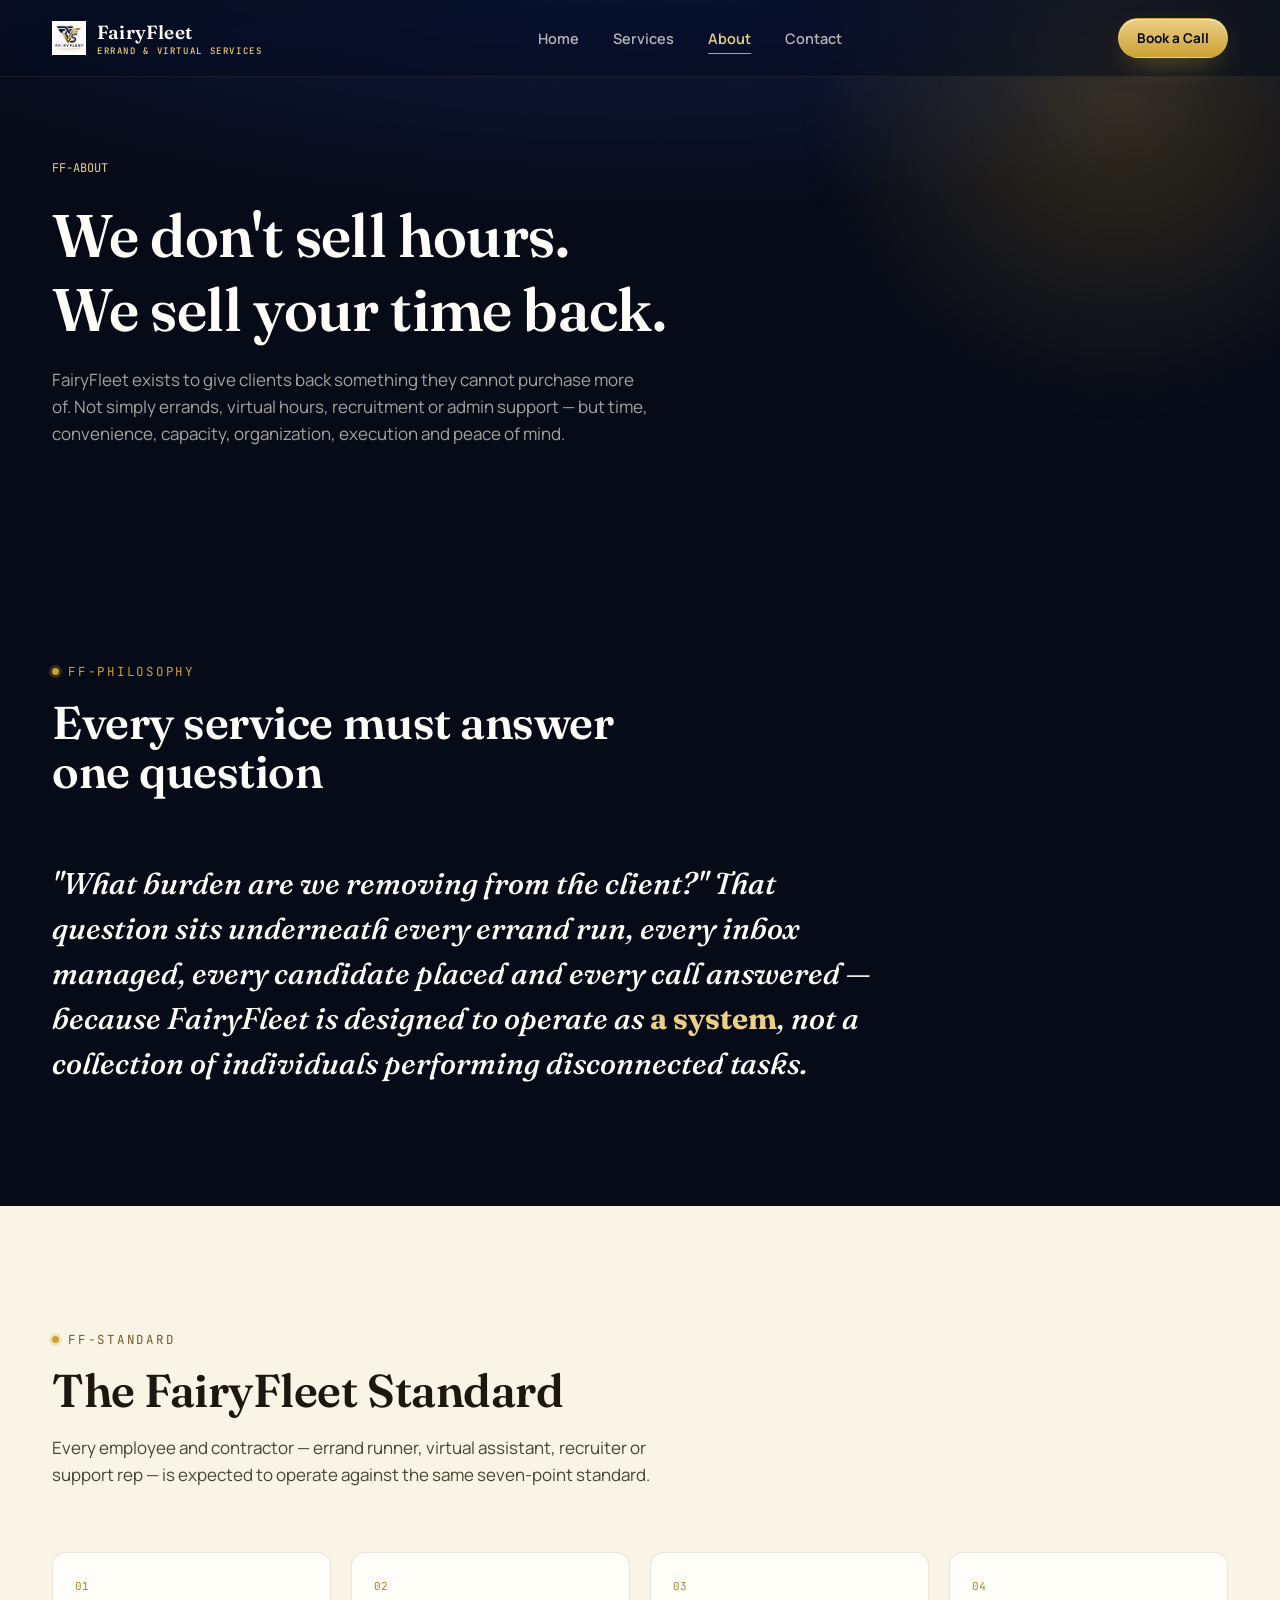
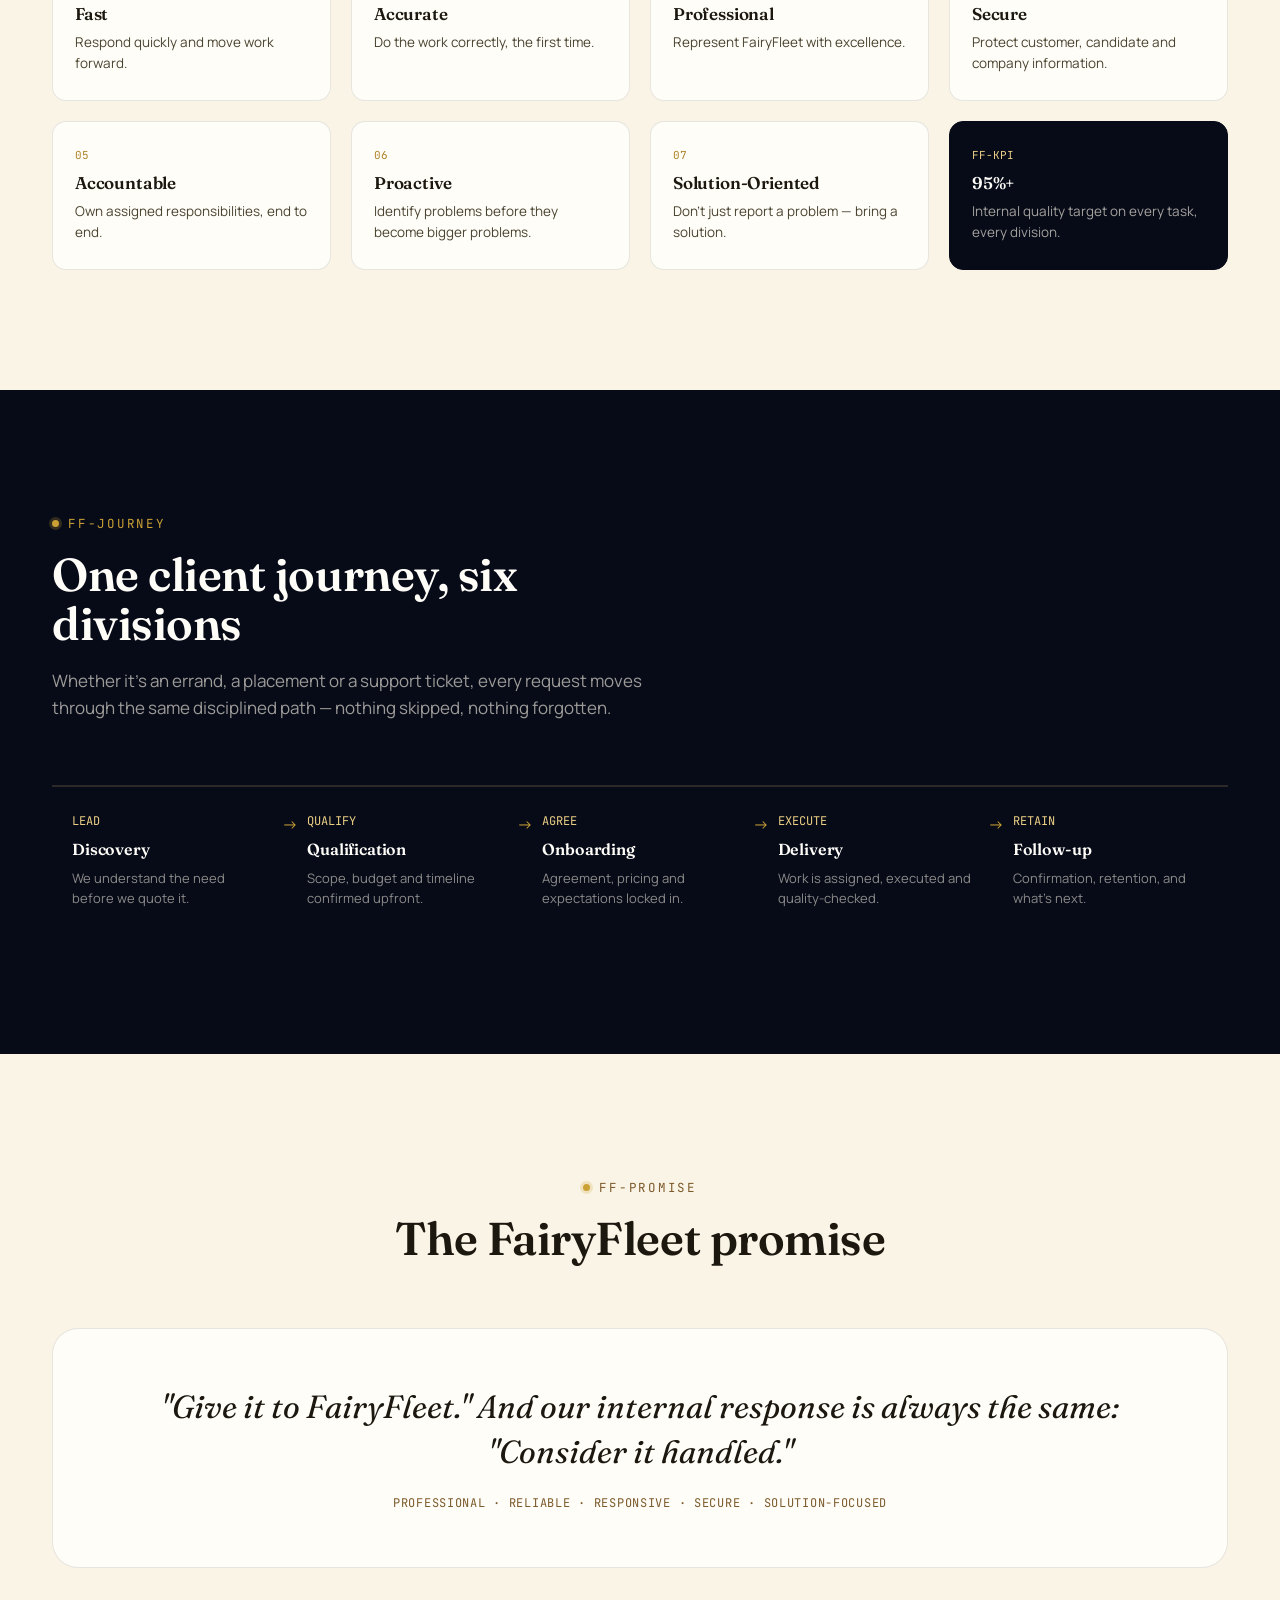
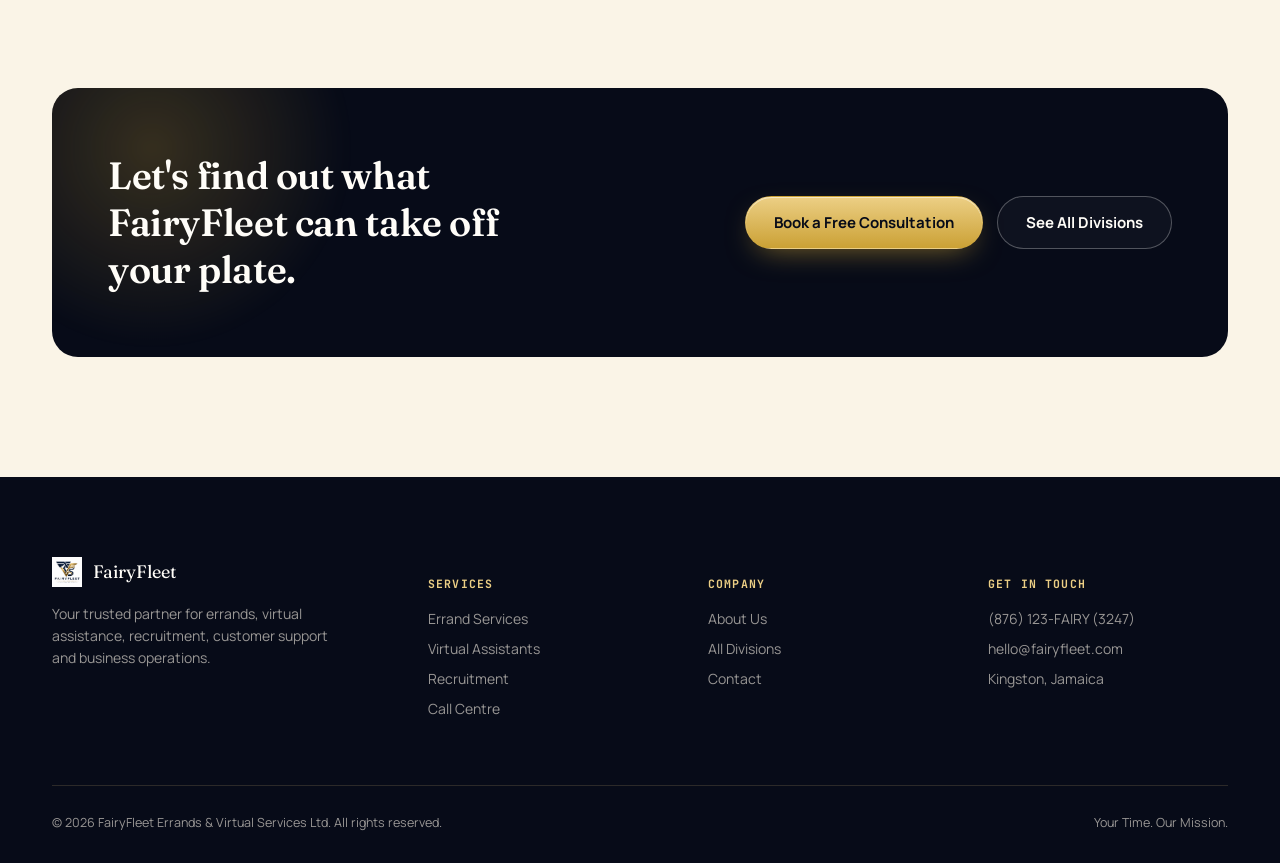
<file: fairyfleet-website (1)/fairyfleet-website/about.html>
<!DOCTYPE html>
<html lang="en">
<head>
<meta charset="UTF-8">
<meta name="viewport" content="width=device-width, initial-scale=1.0">
<title>About — FairyFleet</title>
<meta name="description" content="FairyFleet is a business support & convenience company built on one operating philosophy: your time, our mission. Learn what we stand for and how we operate.">
<link rel="icon" href="assets/favicon.png">
<link rel="stylesheet" href="css/style.css">
</head>
<body>

<nav class="nav">
  <div class="container">
    <a href="index.html" class="nav-brand">
      <img src="assets/logo.png" alt="FairyFleet logo">
      <span class="wordmark">FairyFleet<small>ERRAND &amp; VIRTUAL SERVICES</small></span>
    </a>
    <button class="nav-toggle" aria-label="Toggle menu" aria-expanded="false">
      <svg viewBox="0 0 24 24" fill="none" stroke="currentColor" stroke-width="2"><path d="M4 6h16M4 12h16M4 18h16"/></svg>
    </button>
    <ul class="nav-links">
      <li><a href="index.html">Home</a></li>
      <li><a href="services.html">Services</a></li>
      <li><a href="about.html" class="active">About</a></li>
      <li><a href="contact.html">Contact</a></li>
    </ul>
    <div class="nav-actions">
      <a href="contact.html" class="btn btn-gold btn-sm">Book a Call</a>
    </div>
  </div>
</nav>

<header class="page-hero">
  <div class="hero-glow" aria-hidden="true"></div>
  <div class="container">
    <div class="crumb">FF-ABOUT</div>
    <h1>We don't sell hours.<br>We sell your time back.</h1>
    <p>FairyFleet exists to give clients back something they cannot purchase more of. Not simply errands, virtual hours, recruitment or admin support — but time, convenience, capacity, organization, execution and peace of mind.</p>
  </div>
</header>

<section class="dark">
  <div class="container">
    <div class="section-head reveal">
      <div class="eyebrow">FF-PHILOSOPHY</div>
      <h2 style="max-width:780px;">Every service must answer one question</h2>
    </div>
    <p class="philosophy-line reveal" style="max-width:820px;">"What burden are we removing from the client?" That question sits underneath every errand run, every inbox managed, every candidate placed and every call answered — because FairyFleet is designed to operate as <span class="g">a system</span>, not a collection of individuals performing disconnected tasks.</p>
  </div>
</section>

<section>
  <div class="container">
    <div class="section-head reveal">
      <div class="eyebrow on-cream">FF-STANDARD</div>
      <h2>The FairyFleet Standard</h2>
      <p>Every employee and contractor — errand runner, virtual assistant, recruiter or support rep — is expected to operate against the same seven-point standard.</p>
    </div>
    <div class="standard-grid reveal">
      <div class="standard-card"><div class="num">01</div><h4>Fast</h4><p>Respond quickly and move work forward.</p></div>
      <div class="standard-card"><div class="num">02</div><h4>Accurate</h4><p>Do the work correctly, the first time.</p></div>
      <div class="standard-card"><div class="num">03</div><h4>Professional</h4><p>Represent FairyFleet with excellence.</p></div>
      <div class="standard-card"><div class="num">04</div><h4>Secure</h4><p>Protect customer, candidate and company information.</p></div>
      <div class="standard-card"><div class="num">05</div><h4>Accountable</h4><p>Own assigned responsibilities, end to end.</p></div>
      <div class="standard-card"><div class="num">06</div><h4>Proactive</h4><p>Identify problems before they become bigger problems.</p></div>
      <div class="standard-card"><div class="num">07</div><h4>Solution-Oriented</h4><p>Don't just report a problem — bring a solution.</p></div>
      <div class="standard-card" style="background:var(--navy-950);border-color:var(--navy-950);">
        <div class="num" style="color:var(--gold-300);">FF-KPI</div>
        <h4 style="color:var(--cream-50);">95%+</h4>
        <p style="color:rgba(250,244,231,0.65);">Internal quality target on every task, every division.</p>
      </div>
    </div>
  </div>
</section>

<section class="dark">
  <div class="container">
    <div class="section-head reveal">
      <div class="eyebrow">FF-JOURNEY</div>
      <h2>One client journey, six divisions</h2>
      <p>Whether it's an errand, a placement or a support ticket, every request moves through the same disciplined path — nothing skipped, nothing forgotten.</p>
    </div>
    <div class="workflow reveal">
      <div class="workflow-step"><span class="n">LEAD</span><h4>Discovery</h4><p>We understand the need before we quote it.</p></div>
      <div class="workflow-step"><span class="n">QUALIFY</span><h4>Qualification</h4><p>Scope, budget and timeline confirmed upfront.</p></div>
      <div class="workflow-step"><span class="n">AGREE</span><h4>Onboarding</h4><p>Agreement, pricing and expectations locked in.</p></div>
      <div class="workflow-step"><span class="n">EXECUTE</span><h4>Delivery</h4><p>Work is assigned, executed and quality-checked.</p></div>
      <div class="workflow-step"><span class="n">RETAIN</span><h4>Follow-up</h4><p>Confirmation, retention, and what's next.</p></div>
    </div>
  </div>
</section>

<section>
  <div class="container">
    <div class="section-head center reveal">
      <div class="eyebrow on-cream">FF-PROMISE</div>
      <h2>The FairyFleet promise</h2>
    </div>
    <div class="quote-block reveal">
      <p>"Give it to FairyFleet." And our internal response is always the same: "Consider it handled."</p>
      <span>PROFESSIONAL · RELIABLE · RESPONSIVE · SECURE · SOLUTION-FOCUSED</span>
    </div>
  </div>
</section>

<section style="padding-top:0;">
  <div class="container">
    <div class="cta-band reveal">
      <h2>Let's find out what FairyFleet can take off your plate.</h2>
      <div class="cta-actions">
        <a href="contact.html" class="btn btn-gold">Book a Free Consultation</a>
        <a href="services.html" class="btn btn-outline-dark">See All Divisions</a>
      </div>
    </div>
  </div>
</section>

<footer>
  <div class="container">
    <div class="footer-grid">
      <div>
        <div class="footer-brand"><img src="assets/logo.png" alt="FairyFleet"><span>FairyFleet</span></div>
        <p style="font-size:14px;line-height:1.6;max-width:280px;">Your trusted partner for errands, virtual assistance, recruitment, customer support and business operations.</p>
      </div>
      <div class="footer-col">
        <h5>Services</h5>
        <ul>
          <li><a href="services.html#errand">Errand Services</a></li>
          <li><a href="services.html#virtual">Virtual Assistants</a></li>
          <li><a href="services.html#recruitment">Recruitment</a></li>
          <li><a href="services.html#callcentre">Call Centre</a></li>
        </ul>
      </div>
      <div class="footer-col">
        <h5>Company</h5>
        <ul>
          <li><a href="about.html">About Us</a></li>
          <li><a href="services.html">All Divisions</a></li>
          <li><a href="contact.html">Contact</a></li>
        </ul>
      </div>
      <div class="footer-col">
        <h5>Get in Touch</h5>
        <ul>
          <li>(876) 123-FAIRY (3247)</li>
          <li>hello@fairyfleet.com</li>
          <li>Kingston, Jamaica</li>
        </ul>
      </div>
    </div>
    <div class="footer-bottom">
      <span>© 2026 FairyFleet Errands &amp; Virtual Services Ltd. All rights reserved.</span>
      <span>Your Time. Our Mission.</span>
    </div>
  </div>
</footer>

<script src="js/main.js"></script>
</body>
</html>
</file>
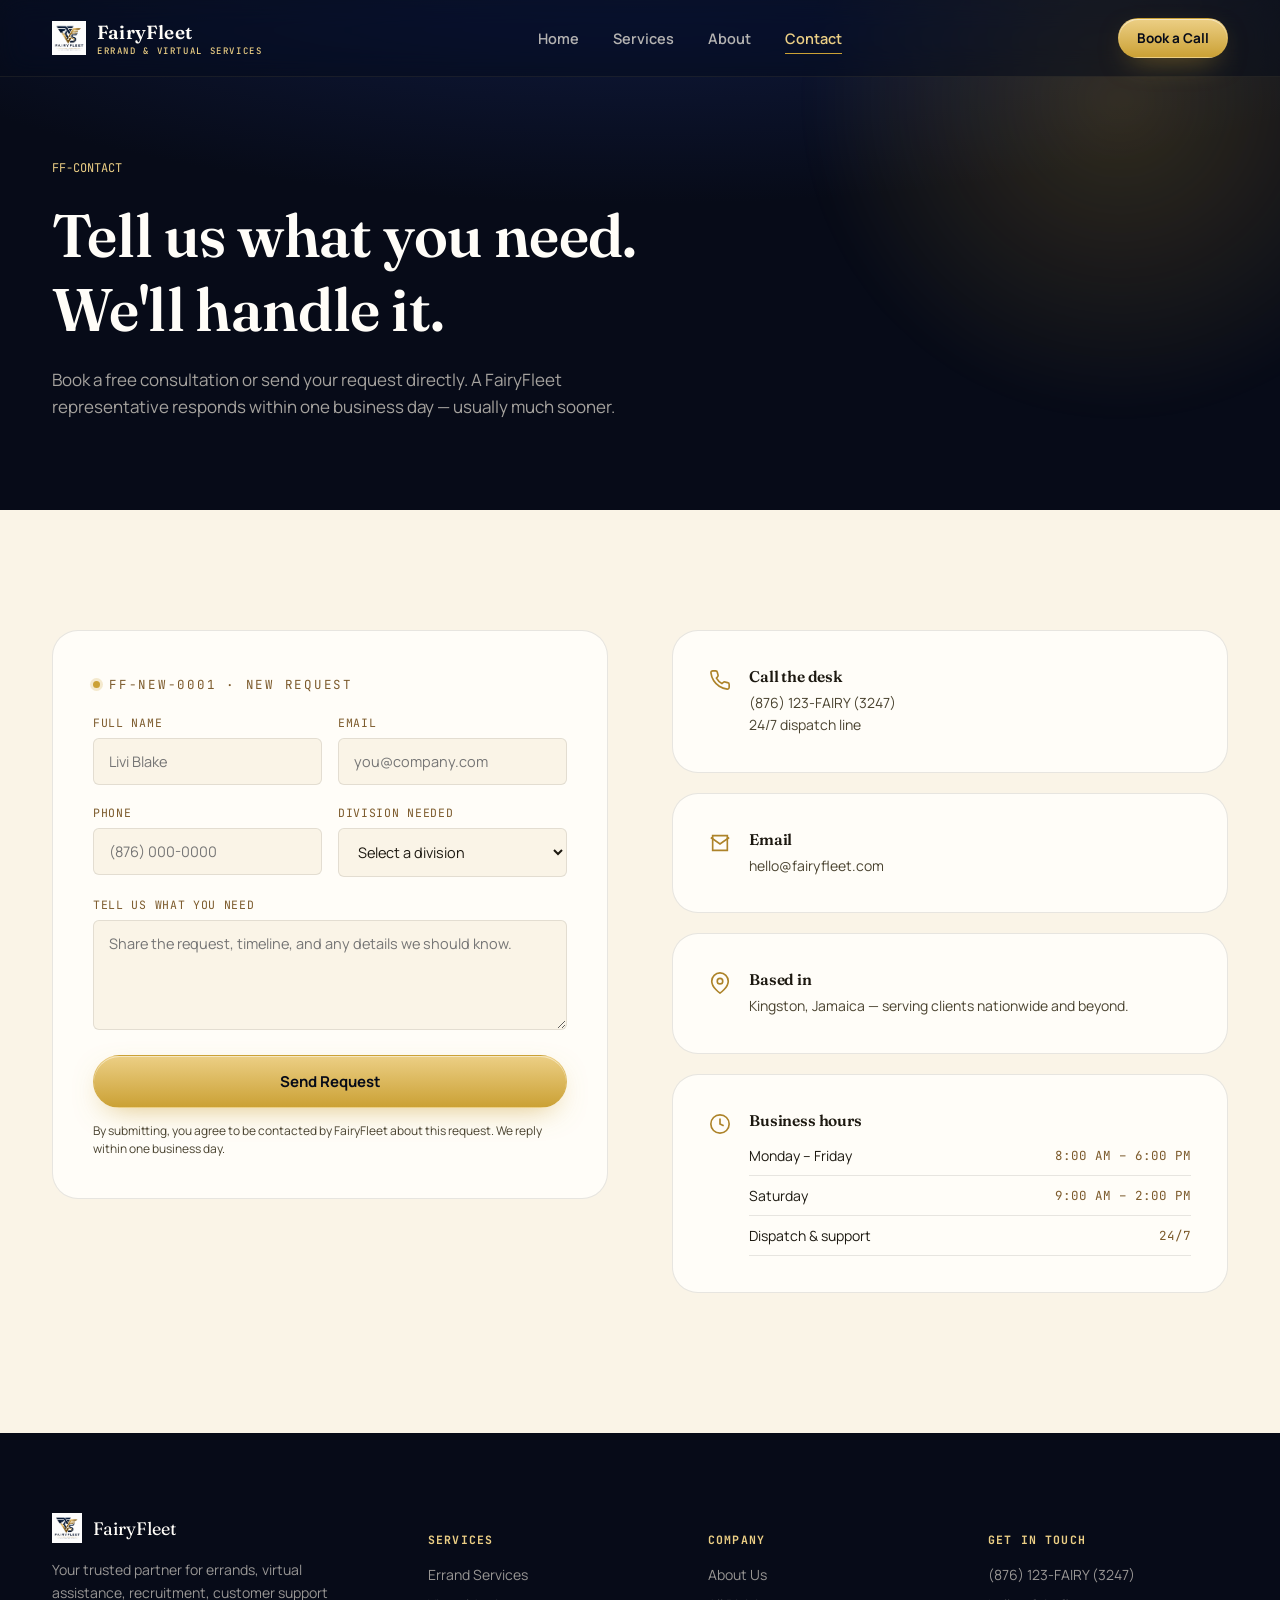
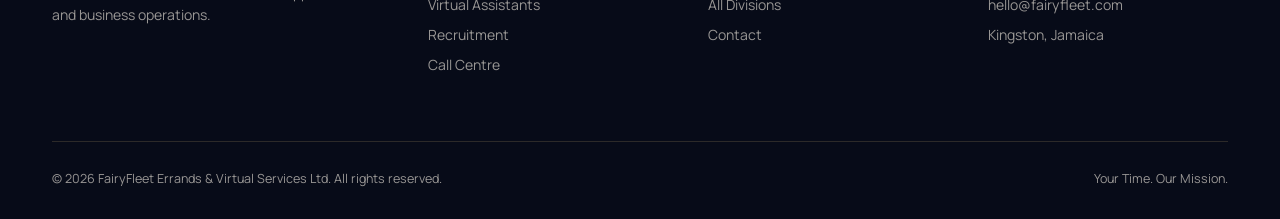
<file: fairyfleet-website (1)/fairyfleet-website/contact.html>
<!DOCTYPE html>
<html lang="en">
<head>
<meta charset="UTF-8">
<meta name="viewport" content="width=device-width, initial-scale=1.0">
<title>Book a Call — FairyFleet</title>
<meta name="description" content="Book a free consultation with FairyFleet or send a request directly — errands, virtual assistance, recruitment, call centre support, print-on-demand and business operations.">
<link rel="icon" href="assets/favicon.png">
<link rel="stylesheet" href="css/style.css">
</head>
<body>

<nav class="nav">
  <div class="container">
    <a href="index.html" class="nav-brand">
      <img src="assets/logo.png" alt="FairyFleet logo">
      <span class="wordmark">FairyFleet<small>ERRAND &amp; VIRTUAL SERVICES</small></span>
    </a>
    <button class="nav-toggle" aria-label="Toggle menu" aria-expanded="false">
      <svg viewBox="0 0 24 24" fill="none" stroke="currentColor" stroke-width="2"><path d="M4 6h16M4 12h16M4 18h16"/></svg>
    </button>
    <ul class="nav-links">
      <li><a href="index.html">Home</a></li>
      <li><a href="services.html">Services</a></li>
      <li><a href="about.html">About</a></li>
      <li><a href="contact.html" class="active">Contact</a></li>
    </ul>
    <div class="nav-actions">
      <a href="contact.html" class="btn btn-gold btn-sm">Book a Call</a>
    </div>
  </div>
</nav>

<header class="page-hero">
  <div class="hero-glow" aria-hidden="true"></div>
  <div class="container">
    <div class="crumb">FF-CONTACT</div>
    <h1>Tell us what you need.<br>We'll handle it.</h1>
    <p>Book a free consultation or send your request directly. A FairyFleet representative responds within one business day — usually much sooner.</p>
  </div>
</header>

<section>
  <div class="container">
    <div class="contact-grid">

      <div class="form-card reveal">
        <div class="eyebrow on-cream" style="margin-bottom:22px;">FF-NEW-0001 · NEW REQUEST</div>
        <form id="contact-form" data-access-key="YOUR_WEB3FORMS_ACCESS_KEY">
          <div class="field-row">
            <div class="field">
              <label for="name">Full name</label>
              <input type="text" id="name" name="name" required placeholder="Livi Blake">
            </div>
            <div class="field">
              <label for="email">Email</label>
              <input type="email" id="email" name="email" required placeholder="you@company.com">
            </div>
          </div>
          <div class="field-row">
            <div class="field">
              <label for="phone">Phone</label>
              <input type="tel" id="phone" name="phone" placeholder="(876) 000-0000">
            </div>
            <div class="field">
              <label for="service">Division needed</label>
              <select id="service" name="service">
                <option value="">Select a division</option>
                <option value="errand">Errand &amp; Personal Assistance</option>
                <option value="virtual">Virtual Assistance</option>
                <option value="recruitment">Recruitment &amp; Talent Placement</option>
                <option value="callcentre">Call Centre &amp; Customer Support</option>
                <option value="print">Print-on-Demand &amp; Branding</option>
                <option value="admin">Administrative &amp; Business Support</option>
                <option value="notsure">Not sure yet</option>
              </select>
            </div>
          </div>
          <div class="field">
            <label for="message">Tell us what you need</label>
            <textarea id="message" name="message" required placeholder="Share the request, timeline, and any details we should know."></textarea>
          </div>
          <button type="submit" class="btn btn-gold" style="width:100%;">Send Request</button>
          <p class="form-note">By submitting, you agree to be contacted by FairyFleet about this request. We reply within one business day.</p>
          <div class="form-success">Request received — a FairyFleet representative will be in touch shortly.</div>
        </form>
      </div>

      <div class="reveal">
        <div class="contact-info-card">
          <svg viewBox="0 0 24 24" fill="none" stroke="currentColor" stroke-width="1.8"><path d="M22 16.92v3a2 2 0 0 1-2.18 2 19.79 19.79 0 0 1-8.63-3.07 19.5 19.5 0 0 1-6-6 19.79 19.79 0 0 1-3.07-8.67A2 2 0 0 1 4.11 2h3a2 2 0 0 1 2 1.72c.12.9.36 1.78.72 2.6a2 2 0 0 1-.45 2.11L8.09 9.91a16 16 0 0 0 6 6l1.48-1.29a2 2 0 0 1 2.11-.45c.82.36 1.7.6 2.6.72A2 2 0 0 1 22 16.92z"/></svg>
          <div><h4>Call the desk</h4><p>(876) 123-FAIRY (3247)<br>24/7 dispatch line</p></div>
        </div>
        <div class="contact-info-card">
          <svg viewBox="0 0 24 24" fill="none" stroke="currentColor" stroke-width="1.8"><path d="M4 4h16v16H4z"/><path d="M22 6l-10 7L2 6"/></svg>
          <div><h4>Email</h4><p>hello@fairyfleet.com</p></div>
        </div>
        <div class="contact-info-card">
          <svg viewBox="0 0 24 24" fill="none" stroke="currentColor" stroke-width="1.8"><path d="M21 10c0 7-9 13-9 13s-9-6-9-13a9 9 0 0 1 18 0z"/><circle cx="12" cy="10" r="3"/></svg>
          <div><h4>Based in</h4><p>Kingston, Jamaica — serving clients nationwide and beyond.</p></div>
        </div>
        <div class="contact-info-card">
          <svg viewBox="0 0 24 24" fill="none" stroke="currentColor" stroke-width="1.8"><circle cx="12" cy="12" r="10"/><path d="M12 6v6l4 2"/></svg>
          <div style="width:100%;">
            <h4>Business hours</h4>
            <table class="hours-table">
              <tr><td>Monday – Friday</td><td>8:00 AM – 6:00 PM</td></tr>
              <tr><td>Saturday</td><td>9:00 AM – 2:00 PM</td></tr>
              <tr><td>Dispatch &amp; support</td><td>24/7</td></tr>
            </table>
          </div>
        </div>
      </div>

    </div>
  </div>
</section>

<footer>
  <div class="container">
    <div class="footer-grid">
      <div>
        <div class="footer-brand"><img src="assets/logo.png" alt="FairyFleet"><span>FairyFleet</span></div>
        <p style="font-size:14px;line-height:1.6;max-width:280px;">Your trusted partner for errands, virtual assistance, recruitment, customer support and business operations.</p>
      </div>
      <div class="footer-col">
        <h5>Services</h5>
        <ul>
          <li><a href="services.html#errand">Errand Services</a></li>
          <li><a href="services.html#virtual">Virtual Assistants</a></li>
          <li><a href="services.html#recruitment">Recruitment</a></li>
          <li><a href="services.html#callcentre">Call Centre</a></li>
        </ul>
      </div>
      <div class="footer-col">
        <h5>Company</h5>
        <ul>
          <li><a href="about.html">About Us</a></li>
          <li><a href="services.html">All Divisions</a></li>
          <li><a href="contact.html">Contact</a></li>
        </ul>
      </div>
      <div class="footer-col">
        <h5>Get in Touch</h5>
        <ul>
          <li>(876) 123-FAIRY (3247)</li>
          <li>hello@fairyfleet.com</li>
          <li>Kingston, Jamaica</li>
        </ul>
      </div>
    </div>
    <div class="footer-bottom">
      <span>© 2026 FairyFleet Errands &amp; Virtual Services Ltd. All rights reserved.</span>
      <span>Your Time. Our Mission.</span>
    </div>
  </div>
</footer>

<script src="js/main.js"></script>
<script>
  // Pre-select the division dropdown if arriving via ?service=xxx
  const params = new URLSearchParams(window.location.search);
  const svc = params.get('service');
  if (svc) {
    const sel = document.getElementById('service');
    if (sel && [...sel.options].some(o => o.value === svc)) sel.value = svc;
  }
</script>
</body>
</html>
</file>
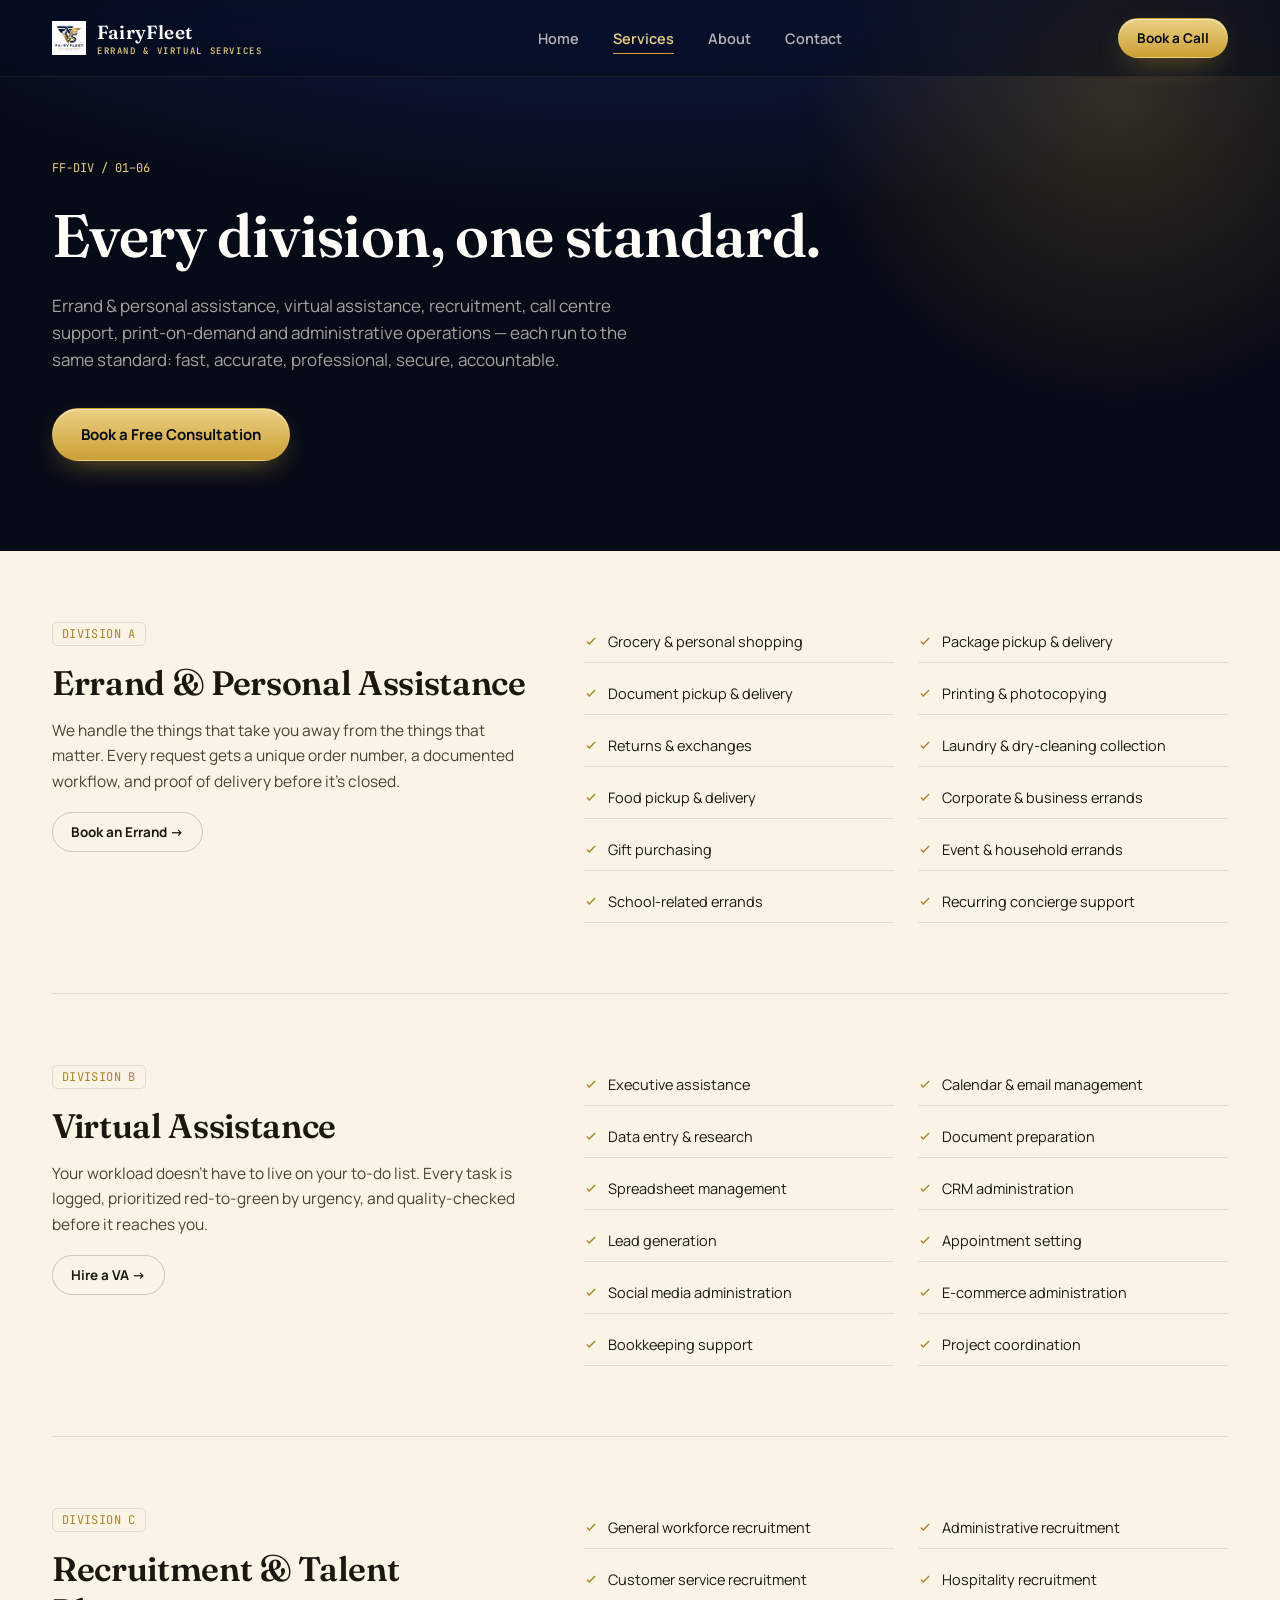
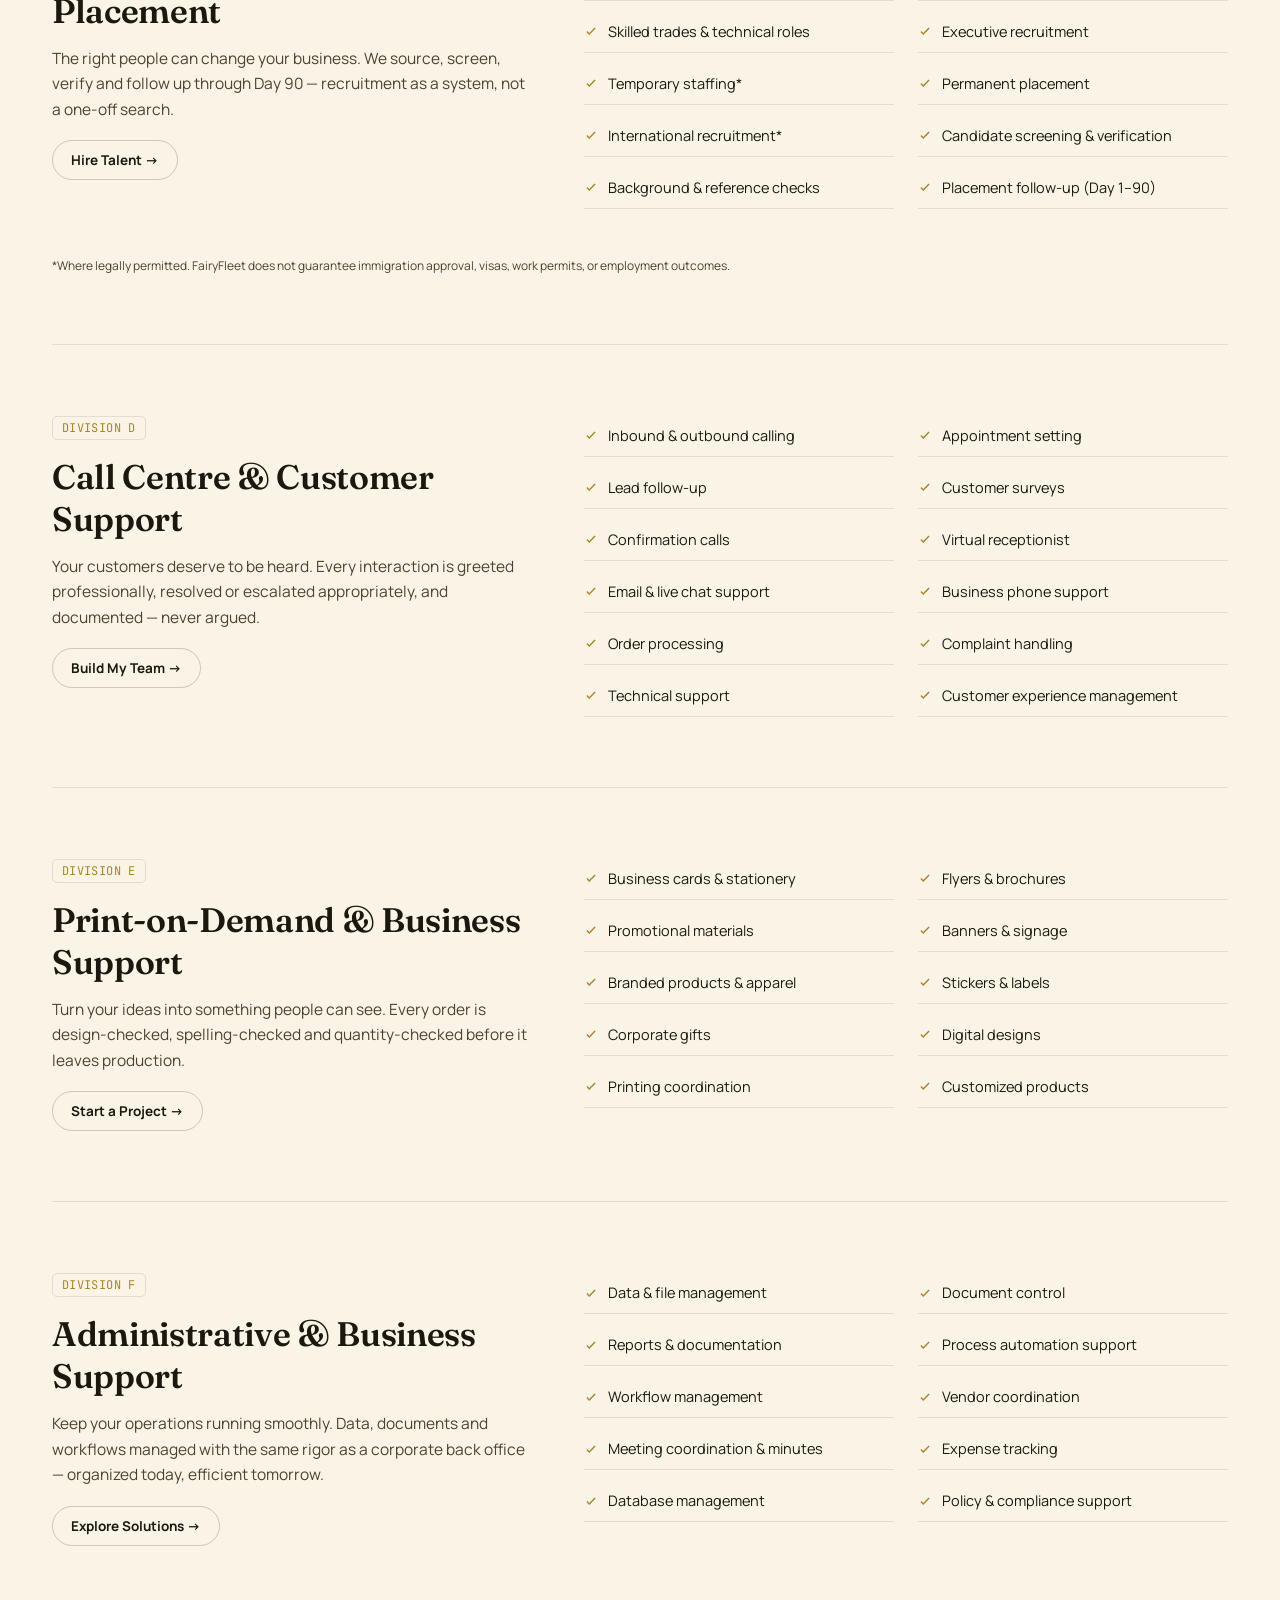
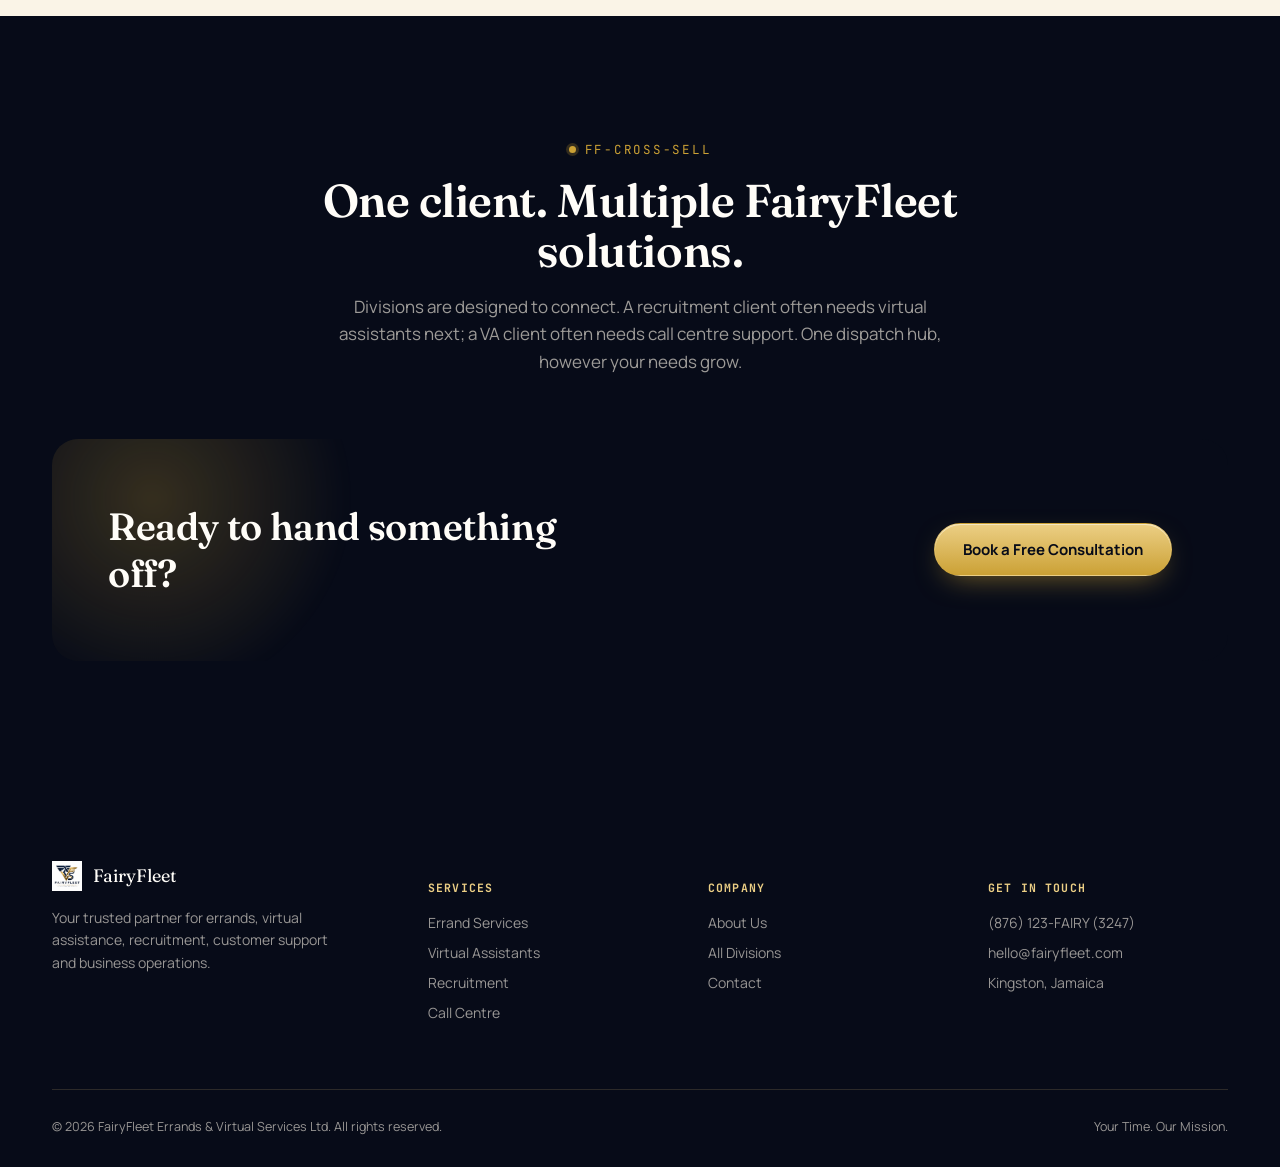
<file: fairyfleet-website (1)/fairyfleet-website/services.html>
<!DOCTYPE html>
<html lang="en">
<head>
<meta charset="UTF-8">
<meta name="viewport" content="width=device-width, initial-scale=1.0">
<title>Services — FairyFleet</title>
<meta name="description" content="Six specialist divisions: errand & personal assistance, virtual assistance, recruitment & talent placement, call centre & customer support, print-on-demand, and administrative & business support.">
<link rel="icon" href="assets/favicon.png">
<link rel="stylesheet" href="css/style.css">
</head>
<body>

<nav class="nav">
  <div class="container">
    <a href="index.html" class="nav-brand">
      <img src="assets/logo.png" alt="FairyFleet logo">
      <span class="wordmark">FairyFleet<small>ERRAND &amp; VIRTUAL SERVICES</small></span>
    </a>
    <button class="nav-toggle" aria-label="Toggle menu" aria-expanded="false">
      <svg viewBox="0 0 24 24" fill="none" stroke="currentColor" stroke-width="2"><path d="M4 6h16M4 12h16M4 18h16"/></svg>
    </button>
    <ul class="nav-links">
      <li><a href="index.html">Home</a></li>
      <li><a href="services.html" class="active">Services</a></li>
      <li><a href="about.html">About</a></li>
      <li><a href="contact.html">Contact</a></li>
    </ul>
    <div class="nav-actions">
      <a href="contact.html" class="btn btn-gold btn-sm">Book a Call</a>
    </div>
  </div>
</nav>

<header class="page-hero">
  <div class="hero-glow" aria-hidden="true"></div>
  <div class="container">
    <div class="crumb">FF-DIV / 01–06</div>
    <h1>Every division, one standard.</h1>
    <p>Errand &amp; personal assistance, virtual assistance, recruitment, call centre support, print-on-demand and administrative operations — each run to the same standard: fast, accurate, professional, secure, accountable.</p>
    <div class="hero-actions" style="margin-top:34px;">
      <a href="contact.html" class="btn btn-gold">Book a Free Consultation</a>
    </div>
  </div>
</header>

<div class="container">

  <div id="errand" class="service-block">
    <div class="service-block-grid">
      <div class="service-block-head reveal">
        <span class="code-tag" style="color:var(--gold-600);border-color:var(--line-on-cream);">DIVISION A</span>
        <h3>Errand &amp; Personal Assistance</h3>
        <p>We handle the things that take you away from the things that matter. Every request gets a unique order number, a documented workflow, and proof of delivery before it's closed.</p>
        <a href="contact.html?service=errand" class="btn btn-outline-light btn-sm" style="margin-top:18px;">Book an Errand →</a>
      </div>
      <ul class="service-list reveal">
        <li><svg viewBox="0 0 24 24" fill="none" stroke="currentColor" stroke-width="2.4"><path d="M5 13l4 4L19 7"/></svg>Grocery &amp; personal shopping</li>
        <li><svg viewBox="0 0 24 24" fill="none" stroke="currentColor" stroke-width="2.4"><path d="M5 13l4 4L19 7"/></svg>Package pickup &amp; delivery</li>
        <li><svg viewBox="0 0 24 24" fill="none" stroke="currentColor" stroke-width="2.4"><path d="M5 13l4 4L19 7"/></svg>Document pickup &amp; delivery</li>
        <li><svg viewBox="0 0 24 24" fill="none" stroke="currentColor" stroke-width="2.4"><path d="M5 13l4 4L19 7"/></svg>Printing &amp; photocopying</li>
        <li><svg viewBox="0 0 24 24" fill="none" stroke="currentColor" stroke-width="2.4"><path d="M5 13l4 4L19 7"/></svg>Returns &amp; exchanges</li>
        <li><svg viewBox="0 0 24 24" fill="none" stroke="currentColor" stroke-width="2.4"><path d="M5 13l4 4L19 7"/></svg>Laundry &amp; dry-cleaning collection</li>
        <li><svg viewBox="0 0 24 24" fill="none" stroke="currentColor" stroke-width="2.4"><path d="M5 13l4 4L19 7"/></svg>Food pickup &amp; delivery</li>
        <li><svg viewBox="0 0 24 24" fill="none" stroke="currentColor" stroke-width="2.4"><path d="M5 13l4 4L19 7"/></svg>Corporate &amp; business errands</li>
        <li><svg viewBox="0 0 24 24" fill="none" stroke="currentColor" stroke-width="2.4"><path d="M5 13l4 4L19 7"/></svg>Gift purchasing</li>
        <li><svg viewBox="0 0 24 24" fill="none" stroke="currentColor" stroke-width="2.4"><path d="M5 13l4 4L19 7"/></svg>Event &amp; household errands</li>
        <li><svg viewBox="0 0 24 24" fill="none" stroke="currentColor" stroke-width="2.4"><path d="M5 13l4 4L19 7"/></svg>School-related errands</li>
        <li><svg viewBox="0 0 24 24" fill="none" stroke="currentColor" stroke-width="2.4"><path d="M5 13l4 4L19 7"/></svg>Recurring concierge support</li>
      </ul>
    </div>
  </div>

  <div id="virtual" class="service-block">
    <div class="service-block-grid">
      <div class="service-block-head reveal">
        <span class="code-tag" style="color:var(--gold-600);border-color:var(--line-on-cream);">DIVISION B</span>
        <h3>Virtual Assistance</h3>
        <p>Your workload doesn't have to live on your to-do list. Every task is logged, prioritized red-to-green by urgency, and quality-checked before it reaches you.</p>
        <a href="contact.html?service=virtual" class="btn btn-outline-light btn-sm" style="margin-top:18px;">Hire a VA →</a>
      </div>
      <ul class="service-list reveal">
        <li><svg viewBox="0 0 24 24" fill="none" stroke="currentColor" stroke-width="2.4"><path d="M5 13l4 4L19 7"/></svg>Executive assistance</li>
        <li><svg viewBox="0 0 24 24" fill="none" stroke="currentColor" stroke-width="2.4"><path d="M5 13l4 4L19 7"/></svg>Calendar &amp; email management</li>
        <li><svg viewBox="0 0 24 24" fill="none" stroke="currentColor" stroke-width="2.4"><path d="M5 13l4 4L19 7"/></svg>Data entry &amp; research</li>
        <li><svg viewBox="0 0 24 24" fill="none" stroke="currentColor" stroke-width="2.4"><path d="M5 13l4 4L19 7"/></svg>Document preparation</li>
        <li><svg viewBox="0 0 24 24" fill="none" stroke="currentColor" stroke-width="2.4"><path d="M5 13l4 4L19 7"/></svg>Spreadsheet management</li>
        <li><svg viewBox="0 0 24 24" fill="none" stroke="currentColor" stroke-width="2.4"><path d="M5 13l4 4L19 7"/></svg>CRM administration</li>
        <li><svg viewBox="0 0 24 24" fill="none" stroke="currentColor" stroke-width="2.4"><path d="M5 13l4 4L19 7"/></svg>Lead generation</li>
        <li><svg viewBox="0 0 24 24" fill="none" stroke="currentColor" stroke-width="2.4"><path d="M5 13l4 4L19 7"/></svg>Appointment setting</li>
        <li><svg viewBox="0 0 24 24" fill="none" stroke="currentColor" stroke-width="2.4"><path d="M5 13l4 4L19 7"/></svg>Social media administration</li>
        <li><svg viewBox="0 0 24 24" fill="none" stroke="currentColor" stroke-width="2.4"><path d="M5 13l4 4L19 7"/></svg>E-commerce administration</li>
        <li><svg viewBox="0 0 24 24" fill="none" stroke="currentColor" stroke-width="2.4"><path d="M5 13l4 4L19 7"/></svg>Bookkeeping support</li>
        <li><svg viewBox="0 0 24 24" fill="none" stroke="currentColor" stroke-width="2.4"><path d="M5 13l4 4L19 7"/></svg>Project coordination</li>
      </ul>
    </div>
  </div>

  <div id="recruitment" class="service-block">
    <div class="service-block-grid">
      <div class="service-block-head reveal">
        <span class="code-tag" style="color:var(--gold-600);border-color:var(--line-on-cream);">DIVISION C</span>
        <h3>Recruitment &amp; Talent Placement</h3>
        <p>The right people can change your business. We source, screen, verify and follow up through Day 90 — recruitment as a system, not a one-off search.</p>
        <a href="contact.html?service=recruitment" class="btn btn-outline-light btn-sm" style="margin-top:18px;">Hire Talent →</a>
      </div>
      <ul class="service-list reveal">
        <li><svg viewBox="0 0 24 24" fill="none" stroke="currentColor" stroke-width="2.4"><path d="M5 13l4 4L19 7"/></svg>General workforce recruitment</li>
        <li><svg viewBox="0 0 24 24" fill="none" stroke="currentColor" stroke-width="2.4"><path d="M5 13l4 4L19 7"/></svg>Administrative recruitment</li>
        <li><svg viewBox="0 0 24 24" fill="none" stroke="currentColor" stroke-width="2.4"><path d="M5 13l4 4L19 7"/></svg>Customer service recruitment</li>
        <li><svg viewBox="0 0 24 24" fill="none" stroke="currentColor" stroke-width="2.4"><path d="M5 13l4 4L19 7"/></svg>Hospitality recruitment</li>
        <li><svg viewBox="0 0 24 24" fill="none" stroke="currentColor" stroke-width="2.4"><path d="M5 13l4 4L19 7"/></svg>Skilled trades &amp; technical roles</li>
        <li><svg viewBox="0 0 24 24" fill="none" stroke="currentColor" stroke-width="2.4"><path d="M5 13l4 4L19 7"/></svg>Executive recruitment</li>
        <li><svg viewBox="0 0 24 24" fill="none" stroke="currentColor" stroke-width="2.4"><path d="M5 13l4 4L19 7"/></svg>Temporary staffing*</li>
        <li><svg viewBox="0 0 24 24" fill="none" stroke="currentColor" stroke-width="2.4"><path d="M5 13l4 4L19 7"/></svg>Permanent placement</li>
        <li><svg viewBox="0 0 24 24" fill="none" stroke="currentColor" stroke-width="2.4"><path d="M5 13l4 4L19 7"/></svg>International recruitment*</li>
        <li><svg viewBox="0 0 24 24" fill="none" stroke="currentColor" stroke-width="2.4"><path d="M5 13l4 4L19 7"/></svg>Candidate screening &amp; verification</li>
        <li><svg viewBox="0 0 24 24" fill="none" stroke="currentColor" stroke-width="2.4"><path d="M5 13l4 4L19 7"/></svg>Background &amp; reference checks</li>
        <li><svg viewBox="0 0 24 24" fill="none" stroke="currentColor" stroke-width="2.4"><path d="M5 13l4 4L19 7"/></svg>Placement follow-up (Day 1–90)</li>
      </ul>
      <p style="grid-column:1/-1;font-size:12px;color:var(--ink-700);margin-top:-8px;">*Where legally permitted. FairyFleet does not guarantee immigration approval, visas, work permits, or employment outcomes.</p>
    </div>
  </div>

  <div id="callcentre" class="service-block">
    <div class="service-block-grid">
      <div class="service-block-head reveal">
        <span class="code-tag" style="color:var(--gold-600);border-color:var(--line-on-cream);">DIVISION D</span>
        <h3>Call Centre &amp; Customer Support</h3>
        <p>Your customers deserve to be heard. Every interaction is greeted professionally, resolved or escalated appropriately, and documented — never argued.</p>
        <a href="contact.html?service=callcentre" class="btn btn-outline-light btn-sm" style="margin-top:18px;">Build My Team →</a>
      </div>
      <ul class="service-list reveal">
        <li><svg viewBox="0 0 24 24" fill="none" stroke="currentColor" stroke-width="2.4"><path d="M5 13l4 4L19 7"/></svg>Inbound &amp; outbound calling</li>
        <li><svg viewBox="0 0 24 24" fill="none" stroke="currentColor" stroke-width="2.4"><path d="M5 13l4 4L19 7"/></svg>Appointment setting</li>
        <li><svg viewBox="0 0 24 24" fill="none" stroke="currentColor" stroke-width="2.4"><path d="M5 13l4 4L19 7"/></svg>Lead follow-up</li>
        <li><svg viewBox="0 0 24 24" fill="none" stroke="currentColor" stroke-width="2.4"><path d="M5 13l4 4L19 7"/></svg>Customer surveys</li>
        <li><svg viewBox="0 0 24 24" fill="none" stroke="currentColor" stroke-width="2.4"><path d="M5 13l4 4L19 7"/></svg>Confirmation calls</li>
        <li><svg viewBox="0 0 24 24" fill="none" stroke="currentColor" stroke-width="2.4"><path d="M5 13l4 4L19 7"/></svg>Virtual receptionist</li>
        <li><svg viewBox="0 0 24 24" fill="none" stroke="currentColor" stroke-width="2.4"><path d="M5 13l4 4L19 7"/></svg>Email &amp; live chat support</li>
        <li><svg viewBox="0 0 24 24" fill="none" stroke="currentColor" stroke-width="2.4"><path d="M5 13l4 4L19 7"/></svg>Business phone support</li>
        <li><svg viewBox="0 0 24 24" fill="none" stroke="currentColor" stroke-width="2.4"><path d="M5 13l4 4L19 7"/></svg>Order processing</li>
        <li><svg viewBox="0 0 24 24" fill="none" stroke="currentColor" stroke-width="2.4"><path d="M5 13l4 4L19 7"/></svg>Complaint handling</li>
        <li><svg viewBox="0 0 24 24" fill="none" stroke="currentColor" stroke-width="2.4"><path d="M5 13l4 4L19 7"/></svg>Technical support</li>
        <li><svg viewBox="0 0 24 24" fill="none" stroke="currentColor" stroke-width="2.4"><path d="M5 13l4 4L19 7"/></svg>Customer experience management</li>
      </ul>
    </div>
  </div>

  <div id="print" class="service-block">
    <div class="service-block-grid">
      <div class="service-block-head reveal">
        <span class="code-tag" style="color:var(--gold-600);border-color:var(--line-on-cream);">DIVISION E</span>
        <h3>Print-on-Demand &amp; Business Support</h3>
        <p>Turn your ideas into something people can see. Every order is design-checked, spelling-checked and quantity-checked before it leaves production.</p>
        <a href="contact.html?service=print" class="btn btn-outline-light btn-sm" style="margin-top:18px;">Start a Project →</a>
      </div>
      <ul class="service-list reveal">
        <li><svg viewBox="0 0 24 24" fill="none" stroke="currentColor" stroke-width="2.4"><path d="M5 13l4 4L19 7"/></svg>Business cards &amp; stationery</li>
        <li><svg viewBox="0 0 24 24" fill="none" stroke="currentColor" stroke-width="2.4"><path d="M5 13l4 4L19 7"/></svg>Flyers &amp; brochures</li>
        <li><svg viewBox="0 0 24 24" fill="none" stroke="currentColor" stroke-width="2.4"><path d="M5 13l4 4L19 7"/></svg>Promotional materials</li>
        <li><svg viewBox="0 0 24 24" fill="none" stroke="currentColor" stroke-width="2.4"><path d="M5 13l4 4L19 7"/></svg>Banners &amp; signage</li>
        <li><svg viewBox="0 0 24 24" fill="none" stroke="currentColor" stroke-width="2.4"><path d="M5 13l4 4L19 7"/></svg>Branded products &amp; apparel</li>
        <li><svg viewBox="0 0 24 24" fill="none" stroke="currentColor" stroke-width="2.4"><path d="M5 13l4 4L19 7"/></svg>Stickers &amp; labels</li>
        <li><svg viewBox="0 0 24 24" fill="none" stroke="currentColor" stroke-width="2.4"><path d="M5 13l4 4L19 7"/></svg>Corporate gifts</li>
        <li><svg viewBox="0 0 24 24" fill="none" stroke="currentColor" stroke-width="2.4"><path d="M5 13l4 4L19 7"/></svg>Digital designs</li>
        <li><svg viewBox="0 0 24 24" fill="none" stroke="currentColor" stroke-width="2.4"><path d="M5 13l4 4L19 7"/></svg>Printing coordination</li>
        <li><svg viewBox="0 0 24 24" fill="none" stroke="currentColor" stroke-width="2.4"><path d="M5 13l4 4L19 7"/></svg>Customized products</li>
      </ul>
    </div>
  </div>

  <div id="admin" class="service-block">
    <div class="service-block-grid">
      <div class="service-block-head reveal">
        <span class="code-tag" style="color:var(--gold-600);border-color:var(--line-on-cream);">DIVISION F</span>
        <h3>Administrative &amp; Business Support</h3>
        <p>Keep your operations running smoothly. Data, documents and workflows managed with the same rigor as a corporate back office — organized today, efficient tomorrow.</p>
        <a href="contact.html?service=admin" class="btn btn-outline-light btn-sm" style="margin-top:18px;">Explore Solutions →</a>
      </div>
      <ul class="service-list reveal">
        <li><svg viewBox="0 0 24 24" fill="none" stroke="currentColor" stroke-width="2.4"><path d="M5 13l4 4L19 7"/></svg>Data &amp; file management</li>
        <li><svg viewBox="0 0 24 24" fill="none" stroke="currentColor" stroke-width="2.4"><path d="M5 13l4 4L19 7"/></svg>Document control</li>
        <li><svg viewBox="0 0 24 24" fill="none" stroke="currentColor" stroke-width="2.4"><path d="M5 13l4 4L19 7"/></svg>Reports &amp; documentation</li>
        <li><svg viewBox="0 0 24 24" fill="none" stroke="currentColor" stroke-width="2.4"><path d="M5 13l4 4L19 7"/></svg>Process automation support</li>
        <li><svg viewBox="0 0 24 24" fill="none" stroke="currentColor" stroke-width="2.4"><path d="M5 13l4 4L19 7"/></svg>Workflow management</li>
        <li><svg viewBox="0 0 24 24" fill="none" stroke="currentColor" stroke-width="2.4"><path d="M5 13l4 4L19 7"/></svg>Vendor coordination</li>
        <li><svg viewBox="0 0 24 24" fill="none" stroke="currentColor" stroke-width="2.4"><path d="M5 13l4 4L19 7"/></svg>Meeting coordination &amp; minutes</li>
        <li><svg viewBox="0 0 24 24" fill="none" stroke="currentColor" stroke-width="2.4"><path d="M5 13l4 4L19 7"/></svg>Expense tracking</li>
        <li><svg viewBox="0 0 24 24" fill="none" stroke="currentColor" stroke-width="2.4"><path d="M5 13l4 4L19 7"/></svg>Database management</li>
        <li><svg viewBox="0 0 24 24" fill="none" stroke="currentColor" stroke-width="2.4"><path d="M5 13l4 4L19 7"/></svg>Policy &amp; compliance support</li>
      </ul>
    </div>
  </div>

</div>

<section class="dark">
  <div class="container">
    <div class="section-head center reveal" style="margin-left:auto;margin-right:auto;">
      <div class="eyebrow">FF-CROSS-SELL</div>
      <h2>One client. Multiple FairyFleet solutions.</h2>
      <p>Divisions are designed to connect. A recruitment client often needs virtual assistants next; a VA client often needs call centre support. One dispatch hub, however your needs grow.</p>
    </div>
    <div class="cta-band reveal" style="margin-top:0;">
      <h2>Ready to hand something off?</h2>
      <div class="cta-actions">
        <a href="contact.html" class="btn btn-gold">Book a Free Consultation</a>
      </div>
    </div>
  </div>
</section>

<footer>
  <div class="container">
    <div class="footer-grid">
      <div>
        <div class="footer-brand"><img src="assets/logo.png" alt="FairyFleet"><span>FairyFleet</span></div>
        <p style="font-size:14px;line-height:1.6;max-width:280px;">Your trusted partner for errands, virtual assistance, recruitment, customer support and business operations.</p>
      </div>
      <div class="footer-col">
        <h5>Services</h5>
        <ul>
          <li><a href="services.html#errand">Errand Services</a></li>
          <li><a href="services.html#virtual">Virtual Assistants</a></li>
          <li><a href="services.html#recruitment">Recruitment</a></li>
          <li><a href="services.html#callcentre">Call Centre</a></li>
        </ul>
      </div>
      <div class="footer-col">
        <h5>Company</h5>
        <ul>
          <li><a href="about.html">About Us</a></li>
          <li><a href="services.html">All Divisions</a></li>
          <li><a href="contact.html">Contact</a></li>
        </ul>
      </div>
      <div class="footer-col">
        <h5>Get in Touch</h5>
        <ul>
          <li>(876) 123-FAIRY (3247)</li>
          <li>hello@fairyfleet.com</li>
          <li>Kingston, Jamaica</li>
        </ul>
      </div>
    </div>
    <div class="footer-bottom">
      <span>© 2026 FairyFleet Errands &amp; Virtual Services Ltd. All rights reserved.</span>
      <span>Your Time. Our Mission.</span>
    </div>
  </div>
</footer>

<script src="js/main.js"></script>
</body>
</html>
</file>
<file: fairyfleet-website (1)/fairyfleet-website/css/style.css>
/* =========================================================
   FAIRYFLEET — DESIGN SYSTEM
   "The Operating System for Your Time"
   Palette: warm navy + brass gold + ivory, ops-console motifs
   ========================================================= */

@import url('https://fonts.googleapis.com/css2?family=Fraunces:opsz,wght@9..144,300;9..144,400;9..144,500;9..144,600;9..144,700;9..144,900&family=Manrope:wght@400;500;600;700;800&family=JetBrains+Mono:wght@400;500;600&display=swap');

:root{
  /* --- color tokens --- */
  --navy-950:#070b18;
  --navy-900:#0b1330;
  --navy-850:#0f1a3d;
  --navy-800:#13204d;
  --navy-700:#1b2c63;
  --gold-300:#eccf85;
  --gold-500:#cba135;
  --gold-600:#ad8329;
  --bronze-700:#7c5a2b;
  --cream-50:#fffdf8;
  --cream-100:#faf4e7;
  --cream-200:#f2e8d3;
  --ink-900:#1c1810;
  --ink-700:#4a4330;
  --success:#5fae7b;
  --line-on-navy:rgba(236,207,133,0.16);
  --line-on-cream:rgba(28,24,16,0.10);

  /* --- type --- */
  --font-display:'Fraunces', Georgia, serif;
  --font-body:'Manrope', -apple-system, sans-serif;
  --font-mono:'JetBrains Mono', ui-monospace, monospace;

  /* --- rhythm --- */
  --container:1240px;
  --radius-sm:6px;
  --radius-md:14px;
  --radius-lg:26px;
  --ease:cubic-bezier(.16,.84,.34,1);
}

*,*::before,*::after{box-sizing:border-box;}
html{scroll-behavior:smooth;}
@media (prefers-reduced-motion: reduce){
  html{scroll-behavior:auto;}
  *,*::before,*::after{animation-duration:0.001ms !important;animation-iteration-count:1 !important;transition-duration:0.001ms !important;scroll-behavior:auto !important;}
}

body{
  margin:0;
  font-family:var(--font-body);
  background:var(--cream-100);
  color:var(--ink-900);
  -webkit-font-smoothing:antialiased;
  overflow-x:hidden;
}

img{max-width:100%;display:block;}
a{color:inherit;text-decoration:none;}
ul{margin:0;padding:0;list-style:none;}
h1,h2,h3,h4{margin:0;font-family:var(--font-display);font-weight:600;letter-spacing:-0.01em;}
p{margin:0;}
button{font-family:inherit;cursor:pointer;}

.container{max-width:var(--container);margin:0 auto;padding:0 32px;}
@media (max-width:640px){.container{padding:0 20px;}}

:focus-visible{outline:2px solid var(--gold-500);outline-offset:3px;border-radius:4px;}

/* eyebrow / mono labels — the operations-console motif */
.eyebrow{
  font-family:var(--font-mono);
  font-size:12.5px;
  letter-spacing:0.14em;
  text-transform:uppercase;
  display:inline-flex;
  align-items:center;
  gap:9px;
  color:var(--gold-500);
}
.eyebrow::before{
  content:'';
  width:7px;height:7px;border-radius:50%;
  background:var(--gold-500);
  box-shadow:0 0 0 3px rgba(203,161,53,0.22);
}
.eyebrow.on-cream{color:var(--bronze-700);}

.code-tag{
  font-family:var(--font-mono);
  font-size:12px;
  padding:3px 9px;
  border-radius:5px;
  border:1px solid var(--line-on-navy);
  color:var(--gold-300);
  letter-spacing:0.03em;
}

/* status pills — pulled straight from FairyFleet's own SOP status codes */
.status{
  font-family:var(--font-mono);
  font-size:11px;
  font-weight:600;
  letter-spacing:0.06em;
  padding:4px 10px;
  border-radius:999px;
  display:inline-flex;
  align-items:center;
  gap:6px;
  white-space:nowrap;
}
.status::before{content:'';width:6px;height:6px;border-radius:50%;background:currentColor;}
.status--progress{color:#e8b23a;background:rgba(232,178,58,0.14);}
.status--done{color:#5fae7b;background:rgba(95,174,123,0.14);}
.status--assigned{color:#7dabe8;background:rgba(125,171,232,0.14);}
.status--waiting{color:#c98be0;background:rgba(201,139,224,0.14);}

/* =============== buttons =============== */
.btn{
  display:inline-flex;align-items:center;justify-content:center;gap:10px;
  font-family:var(--font-body);font-weight:700;font-size:15px;
  padding:15px 28px;border-radius:999px;border:1px solid transparent;
  transition:transform .35s var(--ease), box-shadow .35s var(--ease), background .3s ease, color .3s ease, border-color .3s ease;
  white-space:nowrap;
}
.btn-gold{
  background:linear-gradient(180deg,var(--gold-300),var(--gold-500));
  color:var(--navy-950);
  box-shadow:0 1px 0 rgba(255,255,255,.5) inset, 0 10px 30px -12px rgba(203,161,53,.7);
}
.btn-gold:hover{transform:translateY(-2px);box-shadow:0 1px 0 rgba(255,255,255,.5) inset, 0 16px 36px -10px rgba(203,161,53,.85);}
.btn-outline-dark{
  border-color:rgba(255,255,255,0.28);
  color:var(--cream-50);
  background:rgba(255,255,255,0.03);
}
.btn-outline-dark:hover{border-color:var(--gold-300);color:var(--gold-300);transform:translateY(-2px);}
.btn-outline-light{
  border-color:rgba(28,24,16,0.2);
  color:var(--ink-900);
}
.btn-outline-light:hover{border-color:var(--bronze-700);background:rgba(124,90,43,0.06);transform:translateY(-2px);}
.btn-sm{padding:10px 18px;font-size:13.5px;}

/* =============== nav =============== */
.nav{
  position:fixed;top:0;left:0;right:0;z-index:100;
  padding:18px 0;
  background:rgba(7,11,24,0.55);
  backdrop-filter:blur(14px) saturate(140%);
  -webkit-backdrop-filter:blur(14px) saturate(140%);
  border-bottom:1px solid rgba(236,207,133,0.08);
  transition:padding .3s ease, background .3s ease;
}
.nav.scrolled{padding:11px 0;background:rgba(7,11,24,0.86);}
.nav .container{display:flex;align-items:center;justify-content:space-between;gap:24px;}
.nav-brand{display:flex;align-items:center;gap:11px;}
.nav-brand img{height:34px;width:auto;}
.nav-brand .wordmark{font-family:var(--font-display);font-size:19px;font-weight:600;color:var(--cream-50);letter-spacing:0.01em;}
.nav-brand .wordmark small{display:block;font-family:var(--font-mono);font-size:9px;letter-spacing:0.18em;color:var(--gold-300);font-weight:500;margin-top:1px;}
.nav-links{display:flex;align-items:center;gap:34px;}
.nav-links a{
  font-size:14.5px;font-weight:600;color:rgba(250,244,231,0.72);
  position:relative;padding:4px 0;transition:color .25s ease;
}
.nav-links a::after{
  content:'';position:absolute;left:0;bottom:-2px;width:0;height:1.5px;background:var(--gold-500);
  transition:width .3s var(--ease);
}
.nav-links a:hover{color:var(--cream-50);}
.nav-links a:hover::after,.nav-links a.active::after{width:100%;}
.nav-links a.active{color:var(--gold-300);}
.nav-actions{display:flex;align-items:center;gap:14px;}
.nav-toggle{display:none;background:none;border:0;padding:6px;color:var(--cream-50);}
.nav-toggle svg{width:24px;height:24px;}

@media (max-width:960px){
  .nav-links{
    position:fixed;inset:0 0 0 auto;width:min(320px,86vw);height:100vh;
    background:var(--navy-950);flex-direction:column;justify-content:center;align-items:flex-start;
    padding:0 40px;gap:26px;
    transform:translateX(100%);transition:transform .45s var(--ease);
    border-left:1px solid var(--line-on-navy);
  }
  .nav-links.open{transform:translateX(0);}
  .nav-links a{font-size:22px;font-family:var(--font-display);}
  .nav-toggle{display:block;z-index:110;}
  .nav-actions .btn{display:none;}
}

/* =============== hero =============== */
.hero{
  position:relative;
  background:radial-gradient(ellipse 120% 80% at 50% -10%, var(--navy-800), var(--navy-950) 62%);
  color:var(--cream-50);
  padding:168px 0 120px;
  overflow:hidden;
}
.hero::before{
  content:'';position:absolute;inset:0;
  background-image:
    linear-gradient(rgba(236,207,133,0.05) 1px, transparent 1px),
    linear-gradient(90deg, rgba(236,207,133,0.05) 1px, transparent 1px);
  background-size:64px 64px;
  mask-image:radial-gradient(ellipse 70% 60% at 50% 20%, black, transparent);
  pointer-events:none;
}
.hero-glow{
  position:absolute;width:640px;height:640px;border-radius:50%;
  background:radial-gradient(circle, rgba(203,161,53,0.22), transparent 70%);
  top:-220px;right:-160px;pointer-events:none;filter:blur(10px);
  animation:drift 14s ease-in-out infinite alternate;
}
@keyframes drift{from{transform:translate(0,0);}to{transform:translate(-40px,40px);}}

.hero .container{position:relative;z-index:2;}
.hero-grid{display:grid;grid-template-columns:1.05fr 0.95fr;gap:64px;align-items:center;}
@media (max-width:980px){.hero-grid{grid-template-columns:1fr;gap:56px;}}

.hero-eyebrow{margin-bottom:26px;}
.hero h1{
  font-size:clamp(42px,6vw,74px);
  line-height:0.98;
  font-weight:600;
  color:var(--cream-50);
}
.hero h1 .accent{
  font-style:italic;font-weight:500;
  background:linear-gradient(100deg,var(--gold-300),var(--gold-500) 60%);
  -webkit-background-clip:text;background-clip:text;color:transparent;
}
.hero-lede{
  margin-top:26px;font-size:18px;line-height:1.65;
  color:rgba(250,244,231,0.68);max-width:520px;
}
.hero-actions{display:flex;gap:16px;margin-top:38px;flex-wrap:wrap;}
.hero-meta{display:flex;gap:36px;margin-top:56px;flex-wrap:wrap;}
.hero-meta div{border-left:2px solid var(--line-on-navy);padding-left:14px;}
.hero-meta strong{display:block;font-family:var(--font-display);font-size:26px;color:var(--cream-50);}
.hero-meta span{font-size:12.5px;color:rgba(250,244,231,0.55);}

/* --- signature element: the live ops ledger --- */
.ledger{
  background:linear-gradient(180deg, var(--navy-850), var(--navy-900));
  border:1px solid var(--line-on-navy);
  border-radius:var(--radius-lg);
  box-shadow:0 40px 80px -30px rgba(0,0,0,0.6);
  overflow:hidden;
}
.ledger-head{
  display:flex;align-items:center;justify-content:space-between;
  padding:18px 22px;border-bottom:1px solid var(--line-on-navy);
}
.ledger-head .dots{display:flex;gap:6px;}
.ledger-head .dots span{width:9px;height:9px;border-radius:50%;background:rgba(250,244,231,0.15);}
.ledger-title{font-family:var(--font-mono);font-size:12px;letter-spacing:0.08em;color:rgba(250,244,231,0.55);}
.ledger-body{max-height:340px;overflow:hidden;position:relative;}
.ledger-body::after{
  content:'';position:absolute;left:0;right:0;bottom:0;height:60px;
  background:linear-gradient(to top, var(--navy-900), transparent);
  pointer-events:none;
}
.ledger-track{display:flex;flex-direction:column;animation:scrollUp 26s linear infinite;}
.ledger-row{
  display:grid;grid-template-columns:auto 1fr auto auto;gap:14px;align-items:center;
  padding:14px 22px;border-bottom:1px solid rgba(236,207,133,0.06);
  font-size:13px;
}
.ledger-row .id{font-family:var(--font-mono);color:var(--gold-300);font-size:12.5px;}
.ledger-row .desc{color:rgba(250,244,231,0.82);}
.ledger-row .loc{font-family:var(--font-mono);font-size:11px;color:rgba(250,244,231,0.4);}
@keyframes scrollUp{from{transform:translateY(0);}to{transform:translateY(-50%);}}
.ledger-foot{
  display:flex;justify-content:space-between;align-items:center;
  padding:16px 22px;border-top:1px solid var(--line-on-navy);
  font-family:var(--font-mono);font-size:11.5px;color:rgba(250,244,231,0.5);
}
.ledger-foot .live{color:var(--success);display:flex;align-items:center;gap:6px;}
.ledger-foot .live::before{content:'';width:6px;height:6px;border-radius:50%;background:var(--success);animation:pulse 1.6s ease-in-out infinite;}
@keyframes pulse{0%,100%{opacity:1;}50%{opacity:.35;}}

/* trust bar */
.trust{background:var(--cream-100);padding:34px 0;border-bottom:1px solid var(--line-on-cream);}
.trust-row{display:flex;align-items:center;gap:40px;justify-content:space-between;flex-wrap:wrap;}
.trust-label{font-family:var(--font-mono);font-size:11.5px;letter-spacing:0.12em;color:var(--ink-700);white-space:nowrap;}
.trust-logos{display:flex;gap:36px;flex-wrap:wrap;align-items:center;}
.trust-logos span{font-family:var(--font-display);font-weight:600;font-size:18px;color:var(--ink-700);opacity:0.55;transition:opacity .3s ease;}
.trust-logos span:hover{opacity:1;color:var(--bronze-700);}

/* =============== sections =============== */
section{padding:120px 0;}
@media (max-width:768px){section{padding:80px 0;}}
.section-head{max-width:640px;margin-bottom:64px;}
.section-head .eyebrow{margin-bottom:18px;}
.section-head h2{font-size:clamp(30px,4vw,46px);line-height:1.08;}
.section-head p{margin-top:18px;font-size:17px;line-height:1.6;color:var(--ink-700);}
.section-head.center{margin-left:auto;margin-right:auto;text-align:center;}

.dark{background:var(--navy-950);color:var(--cream-50);}
.dark .section-head p{color:rgba(250,244,231,0.62);}
.dark h2, .dark h3{color:var(--cream-50);}

.reveal{opacity:0;transform:translateY(28px);transition:opacity .8s var(--ease), transform .8s var(--ease);}
.reveal.in{opacity:1;transform:translateY(0);}

/* division / service cards */
.divisions-grid{display:grid;grid-template-columns:repeat(3,1fr);gap:24px;}
@media (max-width:980px){.divisions-grid{grid-template-columns:repeat(2,1fr);}}
@media (max-width:640px){.divisions-grid{grid-template-columns:1fr;}}
.division-card{
  background:var(--cream-50);
  border:1px solid var(--line-on-cream);
  border-radius:var(--radius-md);
  padding:32px 28px;
  transition:transform .4s var(--ease), box-shadow .4s var(--ease), border-color .4s ease;
  position:relative;
}
.division-card:hover{transform:translateY(-6px);box-shadow:0 26px 50px -24px rgba(28,24,16,0.25);border-color:var(--gold-500);}
.division-card .idx{font-family:var(--font-mono);font-size:12px;color:var(--gold-600);letter-spacing:0.06em;}
.division-card h3{font-size:21px;margin-top:14px;margin-bottom:10px;}
.division-card p{font-size:14.5px;line-height:1.6;color:var(--ink-700);}
.division-card .tag{
  margin-top:20px;font-family:var(--font-mono);font-size:11px;letter-spacing:0.06em;
  color:var(--bronze-700);display:inline-flex;align-items:center;gap:8px;
}
.division-card .tag svg{width:13px;height:13px;transition:transform .3s var(--ease);}
.division-card:hover .tag svg{transform:translateX(4px);}

/* process / workflow strip */
.workflow{display:flex;align-items:stretch;gap:0;flex-wrap:wrap;}
.workflow-step{
  flex:1 1 150px;
  display:flex;flex-direction:column;gap:10px;
  padding:26px 20px;border-top:2px solid var(--line-on-navy);
  position:relative;
}
.workflow-step .n{font-family:var(--font-mono);font-size:12px;color:var(--gold-300);}
.workflow-step h4{font-size:16px;color:var(--cream-50);}
.workflow-step p{font-size:13px;color:rgba(250,244,231,0.55);line-height:1.5;}
.workflow-arrow{display:none;}
@media (min-width:768px){
  .workflow-step:not(:last-child)::after{
    content:'→';position:absolute;right:-11px;top:26px;color:var(--gold-500);font-size:16px;
  }
}

/* stats band */
.stat-band{
  background:linear-gradient(120deg, var(--navy-900), var(--navy-800));
  border-radius:var(--radius-lg);
  padding:56px 48px;
  display:grid;grid-template-columns:repeat(4,1fr);gap:32px;
  color:var(--cream-50);
}
@media (max-width:768px){.stat-band{grid-template-columns:repeat(2,1fr);padding:36px 26px;}}
.stat-band .stat strong{
  font-family:var(--font-display);font-size:clamp(32px,4vw,46px);font-weight:600;
  color:var(--gold-300);display:block;
}
.stat-band .stat span{font-family:var(--font-mono);font-size:11.5px;color:rgba(250,244,231,0.55);letter-spacing:0.04em;}

/* who we serve */
.serve-grid{display:grid;grid-template-columns:repeat(6,1fr);gap:1px;background:var(--line-on-cream);border:1px solid var(--line-on-cream);border-radius:var(--radius-md);overflow:hidden;}
@media (max-width:900px){.serve-grid{grid-template-columns:repeat(3,1fr);}}
@media (max-width:520px){.serve-grid{grid-template-columns:repeat(2,1fr);}}
.serve-item{background:var(--cream-50);padding:30px 16px;text-align:center;transition:background .3s ease;}
.serve-item:hover{background:var(--cream-200);}
.serve-item svg{width:26px;height:26px;color:var(--bronze-700);margin:0 auto 12px;}
.serve-item span{font-size:13px;font-weight:600;}

/* CTA band */
.cta-band{
  background:var(--navy-950);color:var(--cream-50);
  border-radius:var(--radius-lg);
  padding:64px 56px;
  display:flex;align-items:center;justify-content:space-between;gap:32px;flex-wrap:wrap;
  position:relative;overflow:hidden;
}
.cta-band::before{
  content:'';position:absolute;width:400px;height:400px;border-radius:50%;
  background:radial-gradient(circle, rgba(203,161,53,0.24), transparent 70%);
  top:-140px;left:-100px;filter:blur(6px);
}
.cta-band h2{font-size:clamp(26px,3.4vw,38px);max-width:460px;position:relative;z-index:1;}
.cta-actions{display:flex;gap:14px;position:relative;z-index:1;flex-wrap:wrap;}

/* footer */
footer{background:var(--navy-950);color:rgba(250,244,231,0.6);padding:80px 0 32px;}
.footer-grid{display:grid;grid-template-columns:1.4fr repeat(3,1fr);gap:40px;padding-bottom:56px;border-bottom:1px solid var(--line-on-navy);}
@media (max-width:768px){.footer-grid{grid-template-columns:1fr 1fr;}}
.footer-brand{display:flex;align-items:center;gap:11px;margin-bottom:16px;}
.footer-brand img{height:30px;}
.footer-brand span{font-family:var(--font-display);color:var(--cream-50);font-size:18px;}
.footer-col h5{font-family:var(--font-mono);font-size:11.5px;letter-spacing:0.1em;text-transform:uppercase;color:var(--gold-300);margin-bottom:18px;}
.footer-col ul li{margin-bottom:11px;font-size:14px;}
.footer-col ul li a:hover{color:var(--gold-300);}
.footer-bottom{display:flex;justify-content:space-between;align-items:center;padding-top:28px;font-size:12.5px;flex-wrap:wrap;gap:14px;}

/* page hero (interior pages) */
.page-hero{
  background:radial-gradient(ellipse 120% 100% at 50% -20%, var(--navy-800), var(--navy-950) 60%);
  color:var(--cream-50);padding:160px 0 90px;position:relative;overflow:hidden;
}
.page-hero .container{position:relative;z-index:2;}
.page-hero h1{font-size:clamp(38px,5.4vw,60px);}
.page-hero p{margin-top:20px;font-size:17px;color:rgba(250,244,231,0.65);max-width:600px;line-height:1.6;}
.crumb{font-family:var(--font-mono);font-size:12px;color:var(--gold-300);margin-bottom:22px;display:flex;gap:8px;align-items:center;}

/* services page detail blocks */
.service-block{padding:70px 0;border-bottom:1px solid var(--line-on-cream);}
.service-block:last-child{border-bottom:none;}
.service-block-grid{display:grid;grid-template-columns:0.85fr 1.15fr;gap:56px;align-items:start;}
@media (max-width:860px){.service-block-grid{grid-template-columns:1fr;gap:28px;}}
.service-block-head .code-tag{margin-bottom:16px;display:inline-block;}
.service-block-head h3{font-size:clamp(26px,3vw,34px);margin-bottom:14px;}
.service-block-head p{color:var(--ink-700);line-height:1.65;font-size:15.5px;}
.service-list{display:grid;grid-template-columns:1fr 1fr;gap:10px 24px;}
@media (max-width:520px){.service-list{grid-template-columns:1fr;}}
.service-list li{
  font-size:14.5px;padding:11px 0;border-bottom:1px solid var(--line-on-cream);
  display:flex;align-items:center;gap:10px;
}
.service-list li svg{width:14px;height:14px;color:var(--gold-600);flex-shrink:0;}

/* about page */
.philosophy-line{
  font-family:var(--font-display);font-style:italic;font-weight:500;
  font-size:clamp(22px,2.6vw,30px);line-height:1.5;color:var(--cream-50);
}
.philosophy-line .g{color:var(--gold-300);font-style:normal;font-weight:700;}
.standard-grid{display:grid;grid-template-columns:repeat(4,1fr);gap:20px;}
@media (max-width:900px){.standard-grid{grid-template-columns:repeat(2,1fr);}}
@media (max-width:520px){.standard-grid{grid-template-columns:1fr;}}
.standard-card{
  border:1px solid var(--line-on-cream);border-radius:var(--radius-md);
  padding:26px 22px;background:var(--cream-50);
}
.standard-card .num{font-family:var(--font-mono);font-size:11px;color:var(--gold-600);}
.standard-card h4{font-size:17px;margin:10px 0 8px;}
.standard-card p{font-size:13.5px;color:var(--ink-700);line-height:1.55;}

.quote-block{
  background:var(--cream-50);border:1px solid var(--line-on-cream);border-radius:var(--radius-lg);
  padding:56px;text-align:center;
}
.quote-block p{font-family:var(--font-display);font-style:italic;font-size:clamp(22px,3vw,32px);color:var(--ink-900);line-height:1.4;}
.quote-block span{display:block;margin-top:20px;font-family:var(--font-mono);font-size:12px;color:var(--bronze-700);letter-spacing:0.06em;}

/* contact page */
.contact-grid{display:grid;grid-template-columns:1fr 1fr;gap:64px;align-items:start;}
@media (max-width:900px){.contact-grid{grid-template-columns:1fr;gap:48px;}}
.form-card{
  background:var(--cream-50);border:1px solid var(--line-on-cream);border-radius:var(--radius-lg);
  padding:40px;
}
.field{margin-bottom:20px;}
.field label{display:block;font-family:var(--font-mono);font-size:11.5px;letter-spacing:0.06em;color:var(--bronze-700);margin-bottom:8px;text-transform:uppercase;}
.field input,.field select,.field textarea{
  width:100%;padding:13px 15px;border-radius:var(--radius-sm);
  border:1px solid var(--line-on-cream);background:var(--cream-100);
  font-family:var(--font-body);font-size:14.5px;color:var(--ink-900);
  transition:border-color .25s ease, background .25s ease;
}
.field input:focus,.field select:focus,.field textarea:focus{outline:none;border-color:var(--gold-500);background:var(--cream-50);}
.field textarea{resize:vertical;min-height:110px;}
.field-row{display:grid;grid-template-columns:1fr 1fr;gap:16px;}
@media (max-width:480px){.field-row{grid-template-columns:1fr;}}
.form-note{font-size:12px;color:var(--ink-700);margin-top:14px;line-height:1.5;}
.form-success{
  display:none;padding:18px;border-radius:var(--radius-sm);background:rgba(95,174,123,0.12);
  color:#3d7a56;font-size:14px;margin-top:16px;font-weight:600;
}

.contact-info-card{
  border:1px solid var(--line-on-cream);border-radius:var(--radius-lg);padding:36px;margin-bottom:20px;
  display:flex;gap:18px;align-items:flex-start;background:var(--cream-50);
}
.contact-info-card svg{width:22px;height:22px;color:var(--gold-600);flex-shrink:0;margin-top:2px;}
.contact-info-card h4{font-size:15.5px;margin-bottom:6px;}
.contact-info-card p{font-size:14px;color:var(--ink-700);line-height:1.55;}

.hours-table{width:100%;border-collapse:collapse;font-size:14px;}
.hours-table td{padding:10px 0;border-bottom:1px solid var(--line-on-cream);}
.hours-table td:last-child{text-align:right;font-family:var(--font-mono);font-size:12.5px;color:var(--bronze-700);}

/* scroll to top / misc */
::selection{background:var(--gold-300);color:var(--navy-950);}
</file>
